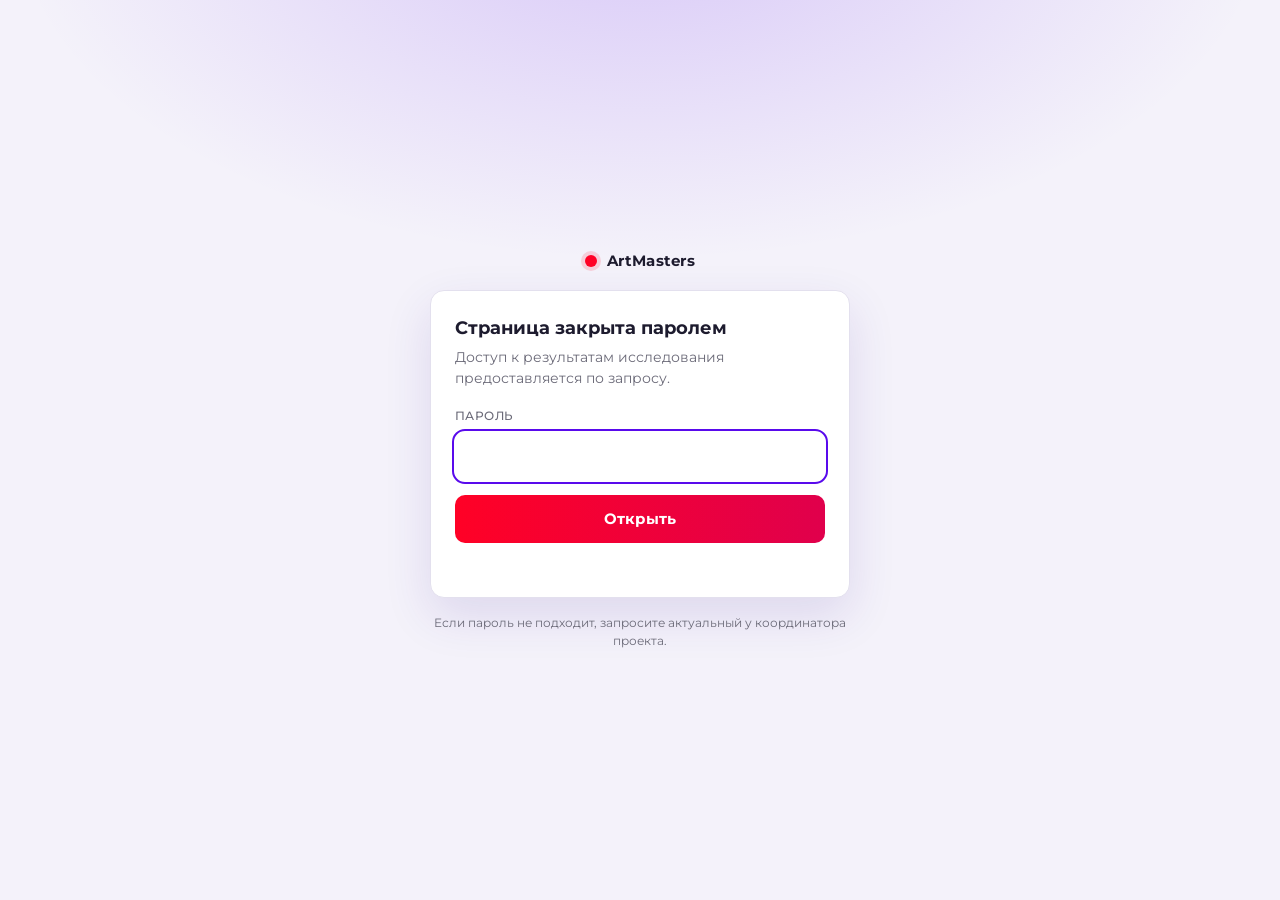
<file: index.html>
<!doctype html>
<html lang="ru">
<head>
<meta charset="utf-8">
<meta name="viewport" content="width=device-width, initial-scale=1">
<meta name="robots" content="noindex, nofollow">
<meta name="referrer" content="no-referrer">
<title>Закрытая страница</title>
<link rel="preconnect" href="https://fonts.googleapis.com">
<link rel="preconnect" href="https://fonts.gstatic.com" crossorigin>
<link href="https://fonts.googleapis.com/css2?family=Montserrat:wght@400;500;700&display=swap" rel="stylesheet">
<style>
:root {
  --red: #FF0126;
  --indigo: #381C97;
  --violet: #590AEC;
  --bg: #F4F2FA;
  --card: #ffffff;
  --ink: #1D1B2E;
  --mute: #6B6A78;
  --line: #E3E0EE;
  --bad: #C2462E;
}
@media (prefers-color-scheme: dark) {
  :root {
    --bg: #14121F;
    --card: #1E1B2C;
    --ink: #EFEDF7;
    --mute: #9A97AC;
    --line: #322E46;
    --bad: #E2735B;
  }
}
* { box-sizing: border-box }
body {
  margin: 0;
  min-height: 100vh;
  display: grid;
  place-items: center;
  padding: 24px;
  background:
    radial-gradient(900px 500px at 50% -10%, rgba(89, 10, 236, .18), transparent 70%),
    var(--bg);
  color: var(--ink);
  font: 15px/1.55 Montserrat, "Segoe UI", Arial, sans-serif;
}
.wrap { width: min(420px, 100%) }
.brand {
  display: flex;
  align-items: center;
  justify-content: center;
  gap: 10px;
  margin-bottom: 18px;
  font-weight: 700;
  letter-spacing: .02em;
}
.brand .dot {
  width: 12px;
  height: 12px;
  border-radius: 50%;
  background: var(--red);
  box-shadow: 0 0 0 4px rgba(255, 1, 38, .15);
}
form {
  background: var(--card);
  border: 1px solid var(--line);
  border-radius: 14px;
  padding: 26px 24px;
  box-shadow: 0 18px 48px rgba(56, 28, 151, .12);
}
h1 { font-size: 18px; line-height: 1.3; margin: 0 0 6px }
p.sub { color: var(--mute); margin: 0 0 18px; font-size: 13.5px }
label {
  display: block;
  font-size: 12px;
  font-weight: 500;
  letter-spacing: .04em;
  text-transform: uppercase;
  color: var(--mute);
  margin-bottom: 7px;
}
input, button {
  width: 100%;
  font: inherit;
  padding: 12px 14px;
  border-radius: 10px;
  border: 1px solid var(--line);
  background: transparent;
  color: var(--ink);
}
input:focus { outline: 2px solid var(--violet); outline-offset: 1px; border-color: transparent }
button {
  margin-top: 14px;
  background: linear-gradient(92deg, var(--red), #E0004C);
  color: #fff;
  border: 0;
  font-weight: 700;
  letter-spacing: .01em;
  cursor: pointer;
  transition: transform .12s ease, filter .12s ease;
}
button:hover { filter: brightness(1.06) }
button:active { transform: translateY(1px) }
button:disabled { opacity: .7; cursor: default }
#err { color: var(--bad); min-height: 1.4em; margin: 10px 0 0; font-size: 13px }
.foot { margin-top: 16px; text-align: center; color: var(--mute); font-size: 12px }
</style>
</head>
<body>
<div class="wrap">
  <div class="brand"><span class="dot"></span>ArtMasters</div>
  <form id="f" autocomplete="off">
    <h1>Страница закрыта паролем</h1>
    <p class="sub">Доступ к результатам исследования предоставляется по запросу.</p>
    <label for="pw">Пароль</label>
    <input id="pw" type="password" autocomplete="current-password" autofocus aria-label="Пароль">
    <button id="go" type="submit">Открыть</button>
    <p id="err" role="alert"></p>
  </form>
  <div class="foot">Если пароль не подходит, запросите актуальный у координатора проекта.</div>
</div>
<script>
const S = "ZahvYLD6zEftedJZCVdghA==", I = "OBf7bHEcID5iRpGbiHBMRQ==", C = "kyZvMuX+8Bm5UTzKpTRYU84MpCNgGw78J7DRggcet47+Xl/Bl/ShjzIpT70Q/1I1qM9s8Rp+LhoKBQ40Xza9HtK8ALMBLbqmKKhByBmr1qfh+bmAcKhBugV6odNZq2JeZJJWtXNGijwMioa0XrZyPVy53qWPy3v0U1MuH16sseMTZBHbyyq5PRaopB7C+l3yXlA0BuFA1co/LSrJvncvDlnOHh/WT0p/84mZDVa7a1QJ3miYlZz6QIXo44LbxZaewJe3o7ZXzlO1633ttodMw/RDayIV9Fwwgf6ymRjkwIAagLbtYoEPvNPSV/i9xR7UCs3E8Ka0J/Ag01QZbLrFYbExBkp0pa+nPJPgrnInuxWL1ia7r9DvZTKR4PZ9O9Biig+icx2/sqYBby3JBawG/VL+ZAdY2e3gE7X6GJr2FSQ3L1nGPez86IhLt1O7SZq1vZTAddiCsbGRxoiGaE4k+1T9jmGd2HsxALfjpsMJrs37qSkBxe09l3oqIbfs0mtutscy1j1YZlldloim/AnpxmNwx2xc5JLmdSMz1U4f5f7Jqg5xkZPtMC9sfDBbBn55xTUFlbxKODKgIHIRAXEIE9JgRtyPA6LOM2x8Ir9ED+VQN9OjfYVyPxocjzXH3qFW1KU/xEhbqlhIATZoiIaoFaDznL3zmDcX7pGmv9qFc8qQpKm4OxnRDranXJWvEWURwyRVlRScGm0GrlPZ8n7+PzNBqjuSAPnRhV/aE3TH8xcYO5Idv9PlB7KaMXibcKecKQlNXjcBKCJf2EGGUeqJrXs13fVyLN365jcr5qG2jwbb7uEavynCx4WyRrU/[base64]//GoBSePbWT9O/4b7FWvZrhJY1NpQfvs2U1oEQM3rvmD4NX69PwNZZr7N29nTgueIfeUq9oRIfaddBWIz2tXORGpQ3ahoIBtQEJ1JtZVmKDv3ZiGyHRd92rfx65aFEFcCWREE3bkUfyNF4x102QTtbz4M+dPKinZJ6aKQ9/v1xsHk/1M7WWuDHLlGGtDZ313bvWXZEH1RPr5pIt/hJvUddCD6dxcW2Jhyx3uLeDkhrgsLVJRpzXGUSRI83TE3JPOkR0iu3YYWeSg9KBNyePhvrjQVV1+/cyb3skgpsfDwOVRNyEltlZaZJKQDWLkeVTymMVqMYXADnyEpZb4ilhWes10Dj2uaKzhlM+pV3gfxSp4GOOydR6/+vx8AjhU1dKYwW6uIvUcWOBaIANmaQITe07KTDxbiM7M8Rn7KB3ddjoQciRzz9Soc/xp8pIQjqpnOuqpT4QUkgIGthPL6vQct2V941H0kBOFJ5XF/B0b5wrd2N/FCVJRrwoI4ds82fkx+wgIIhHg0MfoaZUr2Az57xKT+IOzU64os4L7r8nO+8PUxrb8Ga5Nt0fSUklJdA/[base64]/tBFkefw88umcUFl+tBFCnSmo+Xtz3MGcQLGtKUUk5o3hIVPYEGxsC5iIn2R9pAVhVuIo/66MKIIVQoDQgwPHQZlcbxAoee0Xx6HRzzBKx+bC9oS4hQs+fqpaMP+X+MFMs8lCVRYbnSN50/KCWETf06y003SgVpgykIm3vcT+jddYDZvEczsvrP+74JBQL94TPboZtDQDO2UIU6q94Ku7K+QVTim6dGwmUPsWi3dvYmKgd21tGmAqjnrjCJc9URDeKpm+0W6aEuqZOCB/dXTv2JlPjHZjkvOBLklzvqdn7rdTUn2jS592Fr5U1ZVjl89te5j4/DLK30ZooUQfz5EKUcRpV6/rZCB4Kiqp+4Mj8FsAHjwrv/n1x4fgCgbhP/aslPvfysHU/ExtMixFtv1n0ZOZjGIMmhW39JIsxPcEiMd8wv/y8tem0s02OOLZ2DHflep+hlw8J4MnUjWiND2FJJwErVXmln5WHSK08ugsO2nRXuGIqNito3RMAFJuyv7btxbooCsLOzEOYns34aiFDceq7Mvi84vj5xJ4IjNYuMH98GC2lNGofD/Gi1omQBpjw0NWGsrUri/5NkbAmgonCLsY+RD6vDBJ2YV+HcoqH88tY4mcFZVhj/AYHKdxtG32qWl35Fw/vybkJLeFeZR5C97lqyb1qPrwpqNtLBhxbqfgjjMMA6qmShw8dsahj2tN4OrYZaoUuRK0Q/8U+qkMR1WIlCp0JF+LVoWAJPNJP3C9lzaBHfEpJZ3c/9QOgmrOsRQVYDh3NanPgWPfnKJhtO+kjUotCMVbbBKo02iL/[base64]/[base64]/DOsHZ0umclOmH5re3IrLBOHUBo0zkWHz7Bn5bFG0eK6+Hqf2bbtMswVBY4K5hCebKsh/hpGzItuH7cpSxCMjjXWmlP3swc+1isc5YbUMAxF+rqnLE/FJzNA684nU9ov6gTCv9YZv1mWVazDziojlumbGYMxCHI4Ala0ATQFUCNBq+QbXfwraj3Ub8VU39o1eEm17YP3pR9eZDnO2OVWpywRQTmm6Fmf/H0rLes6F+EWVJPh/fWCBj7ZHR2h+ipRe4yyzTxFvGn+zN7l/u5ind7X8vXv61DqMa91ghOOVW8XejCVEsXqeLsabrejGpctQZOH0qo4H7FBfJAIGJi3Ubl1qhTdJIEk0VjcXT6b9ANx2yPuI8zjQqMlS+I/UAVHSIQKzWVpjk6r7N43Co4yDdzCyJYXX1l+qHKU6I9GvwaYD39v2tHwvlZNQzRWkwk55F9KwBYVPOcwZNDfQIl0ekGH4M3a+DlRjLXDWtiZmDz3oLyH0TVRwDSuvCleXDrlCCjd4+PB8fupbrCaHB/4Mf/[base64]/UkXD6Ek8q6jUUq/0eowWhSa8x8kP18XsTKrhCXLWTfPJf1XwMAIP5EjOHO0bfoJ4CJ8INfXmjQqq9RCp1na20QlzUeFIAgK+IawyA2JzVIPNG0wpSUiDKc2XNCF8V09RGRCx9NCEduPTKHZCMJzx3s/NnJn7VazOf+asJayg5IoaK0yOxITjBkMewVvN3Mxd/Ps0Z7aY2SlXd9sH6TWG1oJ/IWBPJ9f7Xcp8oMwfMuj+A6tlfvl2Cfn/yEJUP67kxzUIdaCKqM6q+NFCU4zRka1blzoXIxGMa1SSUaZOquXW64664cC9dKPicoCr7gvVXlEo/Pg49mI+MSoZLNz6k63LTEbfrBUY6WQyGCG2gW3UxkV8rh9w8/J1MFIZ233lMTXCWavTBHrDlyMmwtGJmwDpQPINeGPlrn/tyr4OK8pzmkfmaY7IzG5idBscYeB9Yyan4+4woV7pc2Gebll4kK3+SQBlj3jYqx8B4Z88xxhRVCwf3x4k71VkfPdwWGt6LIMvnZ9VcY3qKHd8+la390RPzbT8oIFwyxTOt96oi0eBbhOEjv1YafokRPcx/Z5Dr/vA/6NCat4+hm44khAh4zXK/aI1+FV5ZxmpGAovdPU5sBfZLqkG504vn9vw9CitG4x63sa1h7USh5rOAdlF+fchQuQ72wcvVFNM2PHN0BANvbl2eMuTh2KpoIFCwnxqa4NC594WtCq73Ti4Emze+jj8GCLFagEJPL/93xFeHfKwVT9rC2v721a9Fo0G3kYkuZXqSWKYKfYfTmg5wQhSYZ60SIDn4BxRgUtzlNz0WnUCzESfdLu+0kidYUe9S2u/2Vj1QnrIEsizX59ECiwi/7f0J51Ajt2YVKz1e/Ilwnp1bHU7W3BXGr9jAiIbHne+ab1Zpz4GSkumfLGjWtOP4ShoqnvogFcQnishwjvqS2bJg/Jq/FfqxQYs6Z3P1F6vVrTxwa/vc43J1er43bzGDmXjdTEHB6vUViongxb9+ilVBJ/JphculQ1EJ5DoyJa2F68SFdeQ7UfTwlWauEQDmcT2cO+7YoyWKr4UWhQri1kHlhfXA0hkhKBRSzBoonkDVKIxNYyovsDgNDU80FD4CaqwoULa0DmOr+oDfzW8Kib2IqWxa+JZAUmA2fbOiluonIowCyW9bEu0x3CkokHYyepIZzldlAHUYyeaxGV/Hkg0t4vo2fpGXxe9Vx/+BMbInacWFMHpUJLQBjwZwbZAc/n3Edm7Uag1QkwurGLEi3JlfGV7o66dOiH/ZMisRaVJvxhdFvd+aqYvFkiswy1NUUPfF2Og/qfM9wfN1obaJ0uFwvPUB1zzwj9EJkwWu0DBGTYDapB0OjZ4Qh8y+sJJNoxbQnDy3vjw8MuG+3NF3VUJHlxVUQIqYdIw/XCWnGZEa8yRz99s90Xa99kjQhfMF5xiTLPHweTwAC2qnudfSgm99a6HKLc6p5UOTJUabTgwuk1qYmU6AJXcIgv0jsSW7ZyiZ0/AftfmzeVhmo7eZ+wYhmo0R3GDcUQKj43qj7i0YI4NbZ4x5Lre2GgYJwgrQ974BSJidgsXJlveobDEn3kf3XGN0P8TT89RKPL/h5a0quEWHyKBbGF0nW8yeagFWMAiCiAVEj7Z6HIXszkbOvFuAxQt8YA3CUMOprc96Vf/CldNqI2TLYsjMrIbKDGgnJClz/ECTQmSCJYNozg92AEr99tTy9wkixpSHUL71/ikAoOKJNKorPGthcPQTClKT+rp5fU4DgckbScI08bg7FNbIrkV1Lgw+gKz2QlBKDa95TUsrKtsy1sqUZgJiqU9YWtufCCMSbdl5oFRzCW0O6kSn1At8k5LElR8CQPGOyeNNa9LrhtdIo7piuNQkR3C4xZq1oX5ckr2bqGgkjslkAxRXEkDPVz/bhE4GQpPXq+t1GxdnjvApsPk/VimDb8TbZGMpJV6/pDalrbyteUoksH1cH7RKVcf8IjuayxHzbzbzsvbLFKlOJPS2nIArS/UCUVK4bQq3mSBuLZpND6QNghC3f6UT/hYhhy17Q8/DvyWdmoMBxDVTWpgMH4R3K+acZHWXqysPTTuBadJ1ThJDX/+0MJcxi/lYDchJ9oLCRaarcHvBhAtySP11J560DNY3rmQ04fCVC0NKRNB0mYiz4u0PHbfYRI4u4il9QyyQmow+ImBy7amqOeyT4Jbrf1hngdr381Rsw0AE0xjH2jFnTknpSV5u/bV/Q1k+QtRY2BpB94Mn1gKUtKJGx4JQwCOiWU1WQG8DGfeszIxaK0mkorX0CP5vpkITHTCR/ZTR88xNMXOuzXYSFfyr4qDww2MZv+QI0YgISJlGBh//Pof5YNfp8EaSmF2hSouXOjw/xaKMCAD2qUjigODgx01pLpBgTrlxjG9WQKagQbtrcrRnDzsoMVDuGbvlL/n048lkm1jM2elynqHWrPXDtJis9iDvc0SYvGjr8E9MFGHHFeC74GvAAU14drZaOibM95D5MDLv112TLQuak7TXy78V++R5OzHGfugVwZT64LF027YEIhfMo0u/eeZV5xxDV8WgZc7Pr/O4pdYA508nUZlLt+g9v7SDRszj+xPapPNOuhRHc2EpMY1PDrMIOVQcsHFNSgv6L4IWtU33GS6y+quWxpNVQfsQ46PgBGeWcEKcFJi0DA8mBSH36O/cMeSpT7f2ep3ao0dfvjowfPmMmbewyWj185cFZWP1T0UfVJdacYNC6CuWWZKfcMEWYYKNfnw0uXMMhR+4IAQIbUr5Vho2AzhXesom80tuAFtO91z6t2SGS84/IKRzRDLOV/L865fRQPHgDy6/xcMt0PGZVHxCzlGeH53OideVzmRsLdHBHTVQyb0zCs1ZgJViv9Z0udE71WOWBKjOC6vOZ5nurANajLGiwKUEfex3zaISkC6vKa5x/x5a5BceSmkBNJNvdYyEgxZ0JdUIIwwYPja2yt/52G6I9wpKfn11wGgPhUcHqrQuKIp4CGeKY1LHS6XCR9m7WWLqIWlSs9Ord39RpBn7P663e+9QaIr6VUsxfj5rwvZ1tDfv4giwEbs/ma0L6iAwq8GKIrfPbPwfH25ydxdvuk7cvO5uQ==", N = 600000;
const u = s => Uint8Array.from(atob(s), c => c.charCodeAt(0));
const form = document.getElementById("f");
const err = document.getElementById("err");
const btn = document.getElementById("go");
form.addEventListener("submit", async e => {
  e.preventDefault();
  err.textContent = "";
  if (!window.crypto || !crypto.subtle) {
    err.textContent = "Откройте страницу по https-ссылке";
    return;
  }
  const pw = document.getElementById("pw").value;
  if (!pw) { err.textContent = "Введите пароль"; return; }
  btn.disabled = true;
  try {
    const base = await crypto.subtle.importKey(
      "raw", new TextEncoder().encode(pw), "PBKDF2", false, ["deriveKey"]);
    const key = await crypto.subtle.deriveKey(
      { name: "PBKDF2", salt: u(S), iterations: N, hash: "SHA-256" },
      base, { name: "AES-CBC", length: 256 }, false, ["decrypt"]);
    const plain = await crypto.subtle.decrypt({ name: "AES-CBC", iv: u(I) }, key, u(C));
    document.open();
    document.write(new TextDecoder().decode(plain));
    document.close();
  } catch (_) {
    err.textContent = "Неверный пароль";
    btn.disabled = false;
  }
});
</script>
</body>
</html>
</file>
